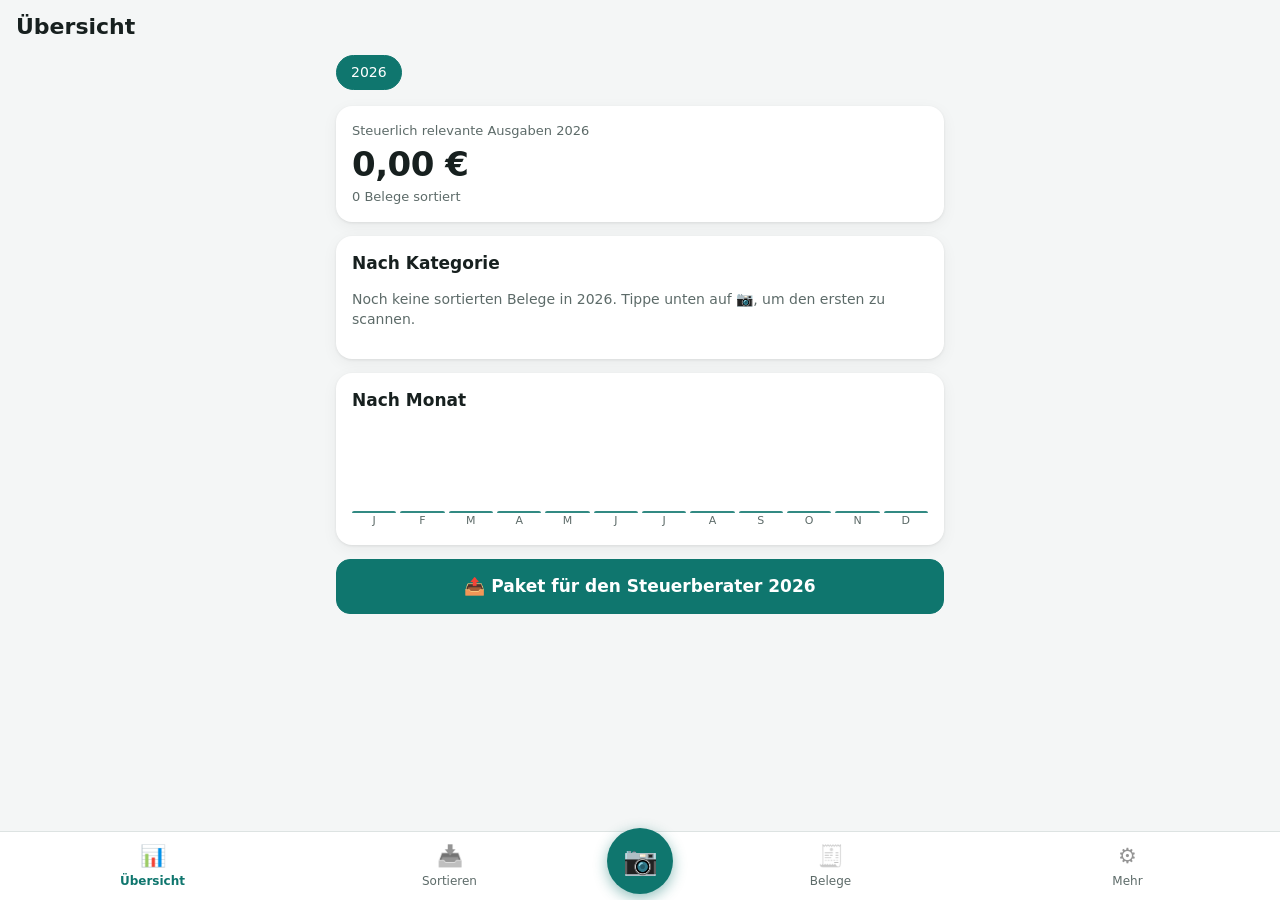
<file: index.html>
<!doctype html>
<html lang="de">
<head>
<meta charset="utf-8">
<meta name="viewport" content="width=device-width, initial-scale=1, viewport-fit=cover">
<title>Belege</title>
<meta name="theme-color" content="#0f766e">
<meta name="description" content="Steuerbelege scannen, sortieren und als Excel für den Steuerberater exportieren">
<link rel="manifest" href="manifest.webmanifest">
<link rel="icon" href="icons/icon-192.png">
<link rel="apple-touch-icon" href="icons/icon-192.png">
<link rel="stylesheet" href="style.css">
</head>
<body>
<header class="topbar">
  <h1 id="title">Übersicht</h1>
  <div id="ocrStatus" class="ocr-status" hidden><span class="spinner"></span><span id="ocrStatusText">Lese Beleg …</span></div>
</header>

<main>
  <section id="view-home" class="view"></section>
  <section id="view-inbox" class="view" hidden></section>
  <section id="view-list" class="view" hidden></section>
  <section id="view-more" class="view" hidden></section>
</main>

<nav class="bottomnav">
  <button data-view="home" class="active"><span class="ico">📊</span><span>Übersicht</span></button>
  <button data-view="inbox"><span class="ico">📥</span><span>Sortieren</span><b id="inboxBadge" class="badge" hidden>0</b></button>
  <button id="scanBtn" class="fab" aria-label="Beleg scannen"><span>📷</span></button>
  <button data-view="list"><span class="ico">🧾</span><span>Belege</span></button>
  <button data-view="more"><span class="ico">⚙️</span><span>Mehr</span></button>
</nav>

<input id="camInput" type="file" accept="image/*" capture="environment" hidden>
<input id="pickInput" type="file" accept="image/*,application/pdf" multiple hidden>
<input id="restoreInput" type="file" accept=".zip,application/zip" hidden>

<dialog id="scanSheet" class="sheet">
  <h2>Beleg hinzufügen</h2>
  <button class="big primary" id="scanCam">📷 Foto aufnehmen</button>
  <button class="big" id="scanPick">🖼️ Aus Galerie oder PDF wählen</button>
  <p class="hint">Aus <b>Adobe Scan</b>: dort auf „Teilen“ tippen und <b>Belege</b> wählen. Der Scan landet direkt hier im Sortieren.</p>
  <button class="text" data-close>Abbrechen</button>
</dialog>

<dialog id="editDlg" class="sheet tall">
  <div id="editBody"></div>
</dialog>

<dialog id="imgDlg" class="viewer">
  <div id="imgBody"></div>
  <button class="close" data-close aria-label="Schließen">✕</button>
</dialog>

<dialog id="deliverDlg" class="sheet">
  <h2 id="deliverTitle">Datei ist fertig</h2>
  <p id="deliverInfo" class="hint"></p>
  <button class="big primary" id="deliverSave">⬇️ Herunterladen</button>
  <button class="big" id="deliverShare" hidden>📤 Teilen (Mail, WhatsApp …)</button>
  <button class="text" data-close>Schließen</button>
</dialog>

<div id="toast" class="toast" hidden><span id="toastText"></span><button id="toastAction" hidden></button></div>

<script src="extract.js"></script>
<script src="app.js"></script>
</body>
</html>
</file>
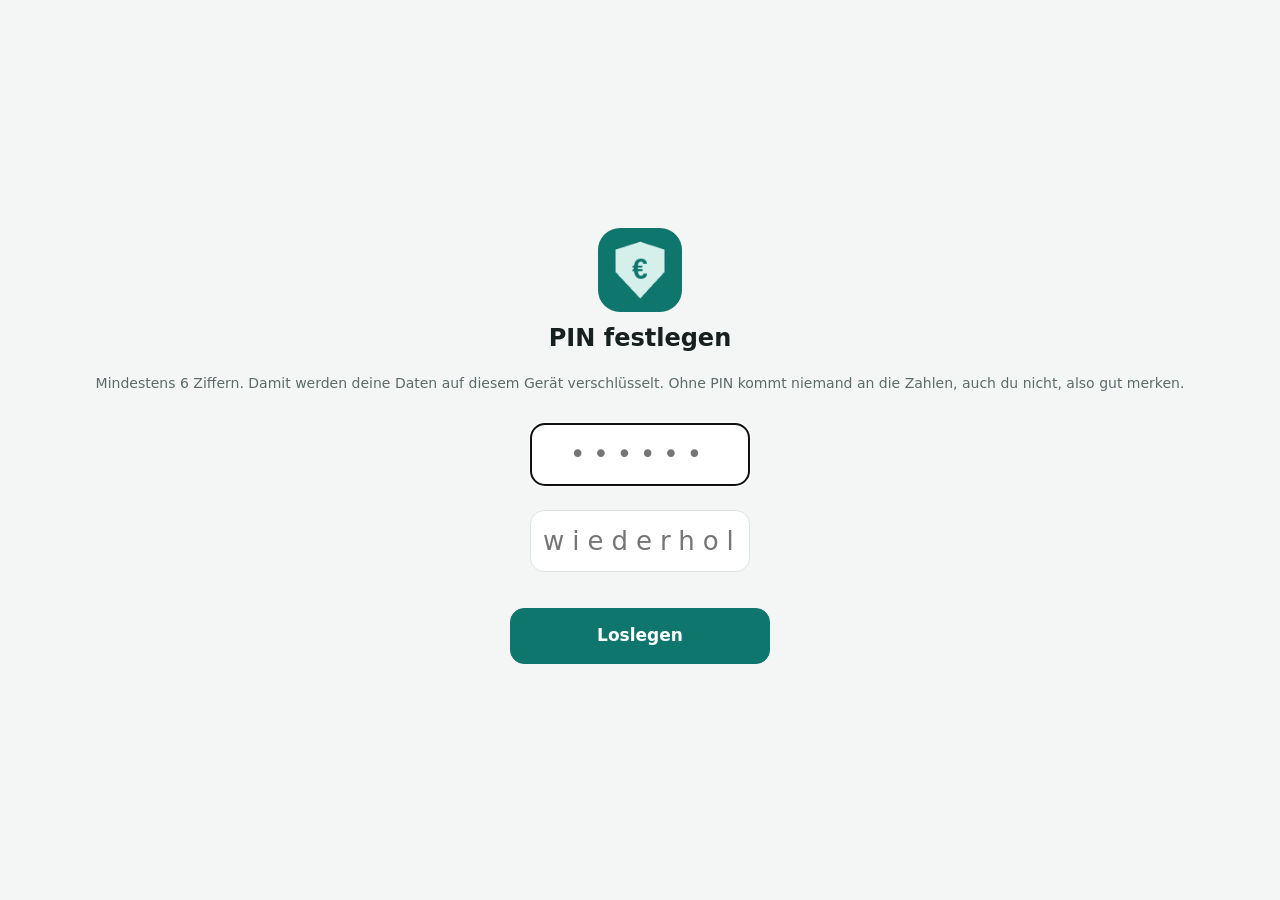
<file: ruecklagen/index.html>
<!doctype html>
<html lang="de">
<head>
<meta charset="utf-8">
<meta name="viewport" content="width=device-width, initial-scale=1, viewport-fit=cover">
<title>Rücklagen</title>
<meta name="theme-color" content="#0f766e">
<meta name="description" content="Vom Brutto zur sicheren Netto-Entnahme: Steuer, Kredit, Versorgungswerk und Versicherungen im Blick">
<link rel="manifest" href="manifest.webmanifest">
<link rel="icon" href="icons/icon-192.png">
<link rel="apple-touch-icon" href="icons/icon-192.png">
<link rel="stylesheet" href="style.css">
</head>
<body>
<header class="topbar">
  <h1 id="title">Start</h1>
  <span style="display:flex;gap:8px"><button id="moreBtn" class="small-btn" aria-label="Einstellungen" onclick="show('more')">⚙️</button>
  <button id="lockBtn" class="small-btn" aria-label="Sperren">🔒</button></span>
</header>

<main>
  <section id="view-home" class="view"></section>
  <section id="view-year" class="view" hidden></section>
  <section id="view-reserve" class="view" hidden></section>
  <section id="view-month" class="view" hidden></section>
  <section id="view-house" class="view" hidden></section>
  <section id="view-more" class="view" hidden></section>
</main>

<nav class="bottomnav">
  <button data-view="home" class="active"><span class="ico">🏠</span><span>Start</span></button>
  <button data-view="year"><span class="ico">📊</span><span>Bilanz</span></button>
  <button data-view="reserve"><span class="ico">🏛️</span><span>Rücklage</span></button>
  <button id="addBtn" class="fab" aria-label="Eingang erfassen"><span>＋</span></button>
  <button data-view="month"><span class="ico">👛</span><span>Monat</span></button>
  <button data-view="house"><span class="ico">🛒</span><span>Haushalt</span></button>
</nav>

<dialog id="entryDlg" class="sheet tall"><div id="entryBody"></div></dialog>

<dialog id="deliverDlg" class="sheet">
  <h2 id="deliverTitle">Datei ist fertig</h2>
  <p id="deliverInfo" class="hint"></p>
  <button class="big primary" id="deliverSave">⬇️ Herunterladen</button>
  <button class="big" id="deliverShare" hidden>📤 Teilen (Mail, Drive …)</button>
  <button class="text" data-close>Schließen</button>
</dialog>

<div id="lock" class="lock" hidden></div>
<div id="toast" class="toast" hidden><span id="toastText"></span><button id="toastAction" hidden></button></div>
<input id="restoreInput" type="file" accept=".json,application/json" hidden>

<script src="calc.js"></script>
<script src="store.js"></script>
<script src="sync.js"></script>
<script src="app.js"></script>
</body>
</html>
</file>
<file: style.css>
:root {
  --bg: #f4f6f6;
  --surface: #ffffff;
  --surface2: #eef2f1;
  --text: #17201f;
  --muted: #5d6b69;
  --line: #dde3e2;
  --primary: #0f766e;
  --primary-ink: #ffffff;
  --primary-soft: #d5efeb;
  --danger: #b42318;
  --warn-soft: #fff4d6;
  --radius: 16px;
  --shadow: 0 1px 3px rgba(0,0,0,.08), 0 4px 16px rgba(0,0,0,.05);
  color-scheme: light;
}
@media (prefers-color-scheme: dark) {
  :root {
    --bg: #0f1514;
    --surface: #18201f;
    --surface2: #212b2a;
    --text: #e7eeed;
    --muted: #9aaaa7;
    --line: #2c3837;
    --primary: #2bb3a3;
    --primary-ink: #04201c;
    --primary-soft: #143c37;
    --danger: #ff8a7a;
    --warn-soft: #3a3016;
    --shadow: none;
    color-scheme: dark;
  }
}
* { box-sizing: border-box; }
html, body { margin: 0; }
body {
  background: var(--bg);
  color: var(--text);
  font: 16px/1.4 system-ui, -apple-system, "Segoe UI", Roboto, sans-serif;
  padding-bottom: calc(84px + env(safe-area-inset-bottom));
  -webkit-tap-highlight-color: transparent;
}
button, input, select, textarea { font: inherit; color: inherit; }
button { cursor: pointer; }
[hidden] { display: none !important; }

.topbar {
  position: sticky; top: 0; z-index: 5;
  display: flex; align-items: center; justify-content: space-between; gap: 12px;
  padding: calc(12px + env(safe-area-inset-top)) 16px 12px;
  background: var(--bg);
}
.topbar h1 { font-size: 22px; margin: 0; }
.ocr-status { display: flex; align-items: center; gap: 8px; font-size: 13px; color: var(--muted); }

main { max-width: 640px; margin: 0 auto; padding: 0 16px; }
.view { padding-bottom: 24px; }

.card {
  background: var(--surface); border-radius: var(--radius); box-shadow: var(--shadow);
  padding: 16px; margin-bottom: 14px;
}
.card h2, .card h3 { margin: 0 0 10px; font-size: 17px; }
.muted { color: var(--muted); }
.small { font-size: 13px; }
.hint { color: var(--muted); font-size: 14px; }
.row { display: flex; align-items: center; gap: 10px; }
.spacer { flex: 1; }

.chips { display: flex; gap: 8px; overflow-x: auto; padding-bottom: 4px; scrollbar-width: none; }
.chip {
  border: 1px solid var(--line); background: var(--surface); border-radius: 999px;
  padding: 7px 14px; white-space: nowrap; font-size: 14px;
}
.chip.on { background: var(--primary); color: var(--primary-ink); border-color: var(--primary); }

.total { font-size: 34px; font-weight: 700; letter-spacing: -.5px; }
.banner {
  display: flex; align-items: center; gap: 12px; width: 100%; text-align: left;
  background: var(--warn-soft); border: 0; border-radius: var(--radius); padding: 14px 16px; margin-bottom: 14px;
}
.banner b { font-size: 17px; }

.catrow { display: grid; grid-template-columns: 34px 1fr auto; gap: 4px 10px; align-items: center;
  padding: 10px 0; border-top: 1px solid var(--line); background: none; border-left: 0; border-right: 0; border-bottom: 0; width: 100%; text-align: left; }
.catrow:first-of-type { border-top: 0; }
.catrow .ic { font-size: 22px; grid-row: span 2; text-align: center; }
.catrow .sum { font-weight: 650; }
.bar { grid-column: 2 / 4; height: 6px; background: var(--surface2); border-radius: 3px; overflow: hidden; }
.bar i { display: block; height: 100%; background: var(--primary); border-radius: 3px; }

.months { display: grid; grid-template-columns: repeat(12, 1fr); gap: 4px; align-items: end; height: 90px; margin-top: 6px; }
.months div { background: var(--primary); border-radius: 3px 3px 0 0; min-height: 2px; opacity: .85; }
.monthlbl { display: grid; grid-template-columns: repeat(12, 1fr); gap: 4px; font-size: 11px; color: var(--muted); text-align: center; }

button.big {
  display: block; width: 100%; padding: 15px; margin: 8px 0; border-radius: 14px;
  border: 1px solid var(--line); background: var(--surface); font-size: 17px; font-weight: 600;
}
button.primary, button.big.primary { background: var(--primary); color: var(--primary-ink); border-color: var(--primary); }
button.text { background: none; border: 0; color: var(--primary); padding: 12px; font-weight: 600; width: 100%; }
button.danger { color: var(--danger); }
button.small-btn { border: 1px solid var(--line); background: var(--surface); border-radius: 10px; padding: 8px 12px; font-size: 14px; }

/* Navigation */
.bottomnav {
  position: fixed; left: 0; right: 0; bottom: 0; z-index: 10;
  display: grid; grid-template-columns: 1fr 1fr 84px 1fr 1fr; align-items: end;
  background: var(--surface); border-top: 1px solid var(--line);
  padding: 6px 4px calc(6px + env(safe-area-inset-bottom));
}
.bottomnav button { background: none; border: 0; display: flex; flex-direction: column; align-items: center; gap: 2px;
  font-size: 12px; color: var(--muted); padding: 4px 0; position: relative; }
.bottomnav button .ico { font-size: 21px; filter: grayscale(1); opacity: .7; }
.bottomnav button.active { color: var(--primary); font-weight: 650; }
.bottomnav button.active .ico { filter: none; opacity: 1; }
.bottomnav .fab {
  width: 66px; height: 66px; border-radius: 50%; margin: -30px auto 0; justify-content: center;
  background: var(--primary); box-shadow: 0 4px 14px rgba(15,118,110,.45); font-size: 28px;
}
.badge { position: absolute; top: 0; right: calc(50% - 26px); background: #e5484d; color: #fff; font-size: 11px;
  border-radius: 999px; min-width: 18px; padding: 1px 5px; }

/* Sortieren */
.progress { display: flex; justify-content: space-between; align-items: center; margin-bottom: 8px; }
.receipt-img { width: 100%; max-height: 26vh; object-fit: contain; background: var(--surface2); border-radius: 12px; display: block; }
.pdf-badge { display: inline-block; background: var(--surface2); border-radius: 6px; padding: 2px 6px; font-size: 12px; }
.suggest { margin: 10px 0 2px; font-size: 14px; color: var(--muted); }
.field { display: block; margin: 10px 0; }
.field > span { display: block; font-size: 13px; color: var(--muted); margin-bottom: 4px; }
.field input, .field select, .field textarea {
  width: 100%; padding: 12px; border: 1px solid var(--line); border-radius: 12px; background: var(--surface2);
}
.field input:focus, .field select:focus { outline: 2px solid var(--primary); border-color: transparent; }
.amount-input { font-size: 28px !important; font-weight: 700; }
.two { display: grid; grid-template-columns: 1fr 1fr; gap: 10px; }
.two .field { margin: 0; }
.catgrid { display: grid; grid-template-columns: 1fr 1fr; gap: 8px; margin-top: 8px; }
.catbtn {
  display: flex; align-items: center; gap: 8px; padding: 12px 10px; min-height: 56px; text-align: left;
  border: 1px solid var(--line); border-radius: 14px; background: var(--surface); font-size: 14px; font-weight: 600;
}
.catbtn .ic { font-size: 22px; }
.catbtn.sug { border: 2px solid var(--primary); background: var(--primary-soft); }
.catbtn.cur { background: var(--primary); color: var(--primary-ink); border-color: var(--primary); }
.shake { animation: shake .35s; }
@keyframes shake { 25% { transform: translateX(-6px) } 75% { transform: translateX(6px) } }
.slide-in { animation: slidein .25s ease-out; }
@keyframes slidein { from { opacity: 0; transform: translateX(40px) } to { opacity: 1; transform: none } }
.empty { text-align: center; padding: 40px 10px; color: var(--muted); }
.empty .big-emoji { font-size: 54px; }

/* Liste */
.search { width: 100%; padding: 12px 14px; border: 1px solid var(--line); border-radius: 12px; background: var(--surface); margin-bottom: 10px; }
.monthhead { font-size: 13px; color: var(--muted); font-weight: 650; margin: 16px 4px 6px; text-transform: uppercase; letter-spacing: .4px; }
.item { display: grid; grid-template-columns: 48px 1fr auto; gap: 12px; align-items: center; width: 100%; text-align: left;
  background: var(--surface); border: 0; border-bottom: 1px solid var(--line); padding: 10px 12px; }
.list-card { background: var(--surface); border-radius: var(--radius); overflow: hidden; box-shadow: var(--shadow); }
.list-card .item:last-child { border-bottom: 0; }
.item img, .item .noimg { width: 48px; height: 48px; object-fit: cover; border-radius: 8px; background: var(--surface2); display: grid; place-items: center; font-size: 22px; }
.item .t { font-weight: 600; overflow: hidden; text-overflow: ellipsis; white-space: nowrap; }
.item .s { font-size: 13px; color: var(--muted); }
.item .a { font-weight: 650; text-align: right; }

/* Mehr */
.setrow { display: flex; align-items: center; gap: 10px; padding: 10px 0; border-top: 1px solid var(--line); }
.setrow:first-of-type { border-top: 0; }
.setrow input.emoji { width: 52px; text-align: center; font-size: 20px; padding: 8px; border: 1px solid var(--line); border-radius: 10px; background: var(--surface2); }
.setrow input.name { flex: 1; min-width: 0; padding: 10px; border: 1px solid var(--line); border-radius: 10px; background: var(--surface2); }

/* Dialoge */
dialog { border: 0; padding: 0; color: var(--text); background: var(--surface); }
dialog::backdrop { background: rgba(0,0,0,.45); }
dialog.sheet {
  width: 100%; max-width: 640px; margin: auto auto 0; border-radius: 22px 22px 0 0;
  padding: 18px 16px calc(16px + env(safe-area-inset-bottom)); max-height: 92vh; overflow-y: auto;
}
dialog.sheet.tall { min-height: 70vh; }
dialog.sheet h2 { margin: 4px 0 12px; font-size: 20px; }
dialog.viewer { width: 100vw; height: 100vh; max-width: none; max-height: none; background: #000; }
dialog.viewer #imgBody { width: 100%; height: 100%; overflow: auto; }
dialog.viewer img { width: 100%; height: auto; display: block; }
dialog.viewer iframe { width: 100%; height: 100%; border: 0; background: #fff; }
dialog.viewer .close { position: fixed; top: calc(12px + env(safe-area-inset-top)); right: 12px; width: 44px; height: 44px;
  border-radius: 50%; border: 0; background: rgba(255,255,255,.9); color: #000; font-size: 20px; }

.toast {
  position: fixed; left: 16px; right: 16px; bottom: calc(92px + env(safe-area-inset-bottom)); z-index: 20;
  max-width: 600px; margin: 0 auto; background: #1f2928; color: #fff; border-radius: 12px; padding: 12px 14px;
  display: flex; align-items: center; gap: 12px; box-shadow: 0 6px 20px rgba(0,0,0,.25);
}
.toast span { flex: 1; }
.toast button { background: none; border: 0; color: #7ee0d3; font-weight: 700; }

.spinner { width: 16px; height: 16px; border: 2px solid var(--line); border-top-color: var(--primary); border-radius: 50%;
  display: inline-block; animation: spin .8s linear infinite; }
@keyframes spin { to { transform: rotate(360deg) } }
.reading { display: flex; align-items: center; gap: 10px; padding: 10px 12px; background: var(--surface2); border-radius: 12px; margin-top: 10px; font-size: 14px; }
</file>
<file: ruecklagen/style.css>
:root {
  --bg: #f4f6f6;
  --surface: #ffffff;
  --surface2: #eef2f1;
  --text: #17201f;
  --muted: #5d6b69;
  --line: #dde3e2;
  --primary: #0f766e;
  --primary-ink: #ffffff;
  --primary-soft: #d5efeb;
  --danger: #b42318;
  --warn-soft: #fff4d6;
  --radius: 16px;
  --shadow: 0 1px 3px rgba(0,0,0,.08), 0 4px 16px rgba(0,0,0,.05);
  color-scheme: light;
}
@media (prefers-color-scheme: dark) {
  :root {
    --bg: #0f1514;
    --surface: #18201f;
    --surface2: #212b2a;
    --text: #e7eeed;
    --muted: #9aaaa7;
    --line: #2c3837;
    --primary: #2bb3a3;
    --primary-ink: #04201c;
    --primary-soft: #143c37;
    --danger: #ff8a7a;
    --warn-soft: #3a3016;
    --shadow: none;
    color-scheme: dark;
  }
}
* { box-sizing: border-box; }
html, body { margin: 0; }
body {
  background: var(--bg);
  color: var(--text);
  font: 16px/1.4 system-ui, -apple-system, "Segoe UI", Roboto, sans-serif;
  padding-bottom: calc(84px + env(safe-area-inset-bottom));
  -webkit-tap-highlight-color: transparent;
}
button, input, select, textarea { font: inherit; color: inherit; }
button { cursor: pointer; }
[hidden] { display: none !important; }

.topbar {
  position: sticky; top: 0; z-index: 5;
  display: flex; align-items: center; justify-content: space-between; gap: 12px;
  padding: calc(12px + env(safe-area-inset-top)) 16px 12px;
  background: var(--bg);
}
.topbar h1 { font-size: 22px; margin: 0; }
.ocr-status { display: flex; align-items: center; gap: 8px; font-size: 13px; color: var(--muted); }

main { max-width: 640px; margin: 0 auto; padding: 0 16px; }
.view { padding-bottom: 24px; }

.card {
  background: var(--surface); border-radius: var(--radius); box-shadow: var(--shadow);
  padding: 16px; margin-bottom: 14px;
}
.card h2, .card h3 { margin: 0 0 10px; font-size: 17px; }
.muted { color: var(--muted); }
.small { font-size: 13px; }
.hint { color: var(--muted); font-size: 14px; }
.row { display: flex; align-items: center; gap: 10px; }
.spacer { flex: 1; }

.chips { display: flex; gap: 8px; overflow-x: auto; padding-bottom: 4px; scrollbar-width: none; }
.chip {
  border: 1px solid var(--line); background: var(--surface); border-radius: 999px;
  padding: 7px 14px; white-space: nowrap; font-size: 14px;
}
.chip.on { background: var(--primary); color: var(--primary-ink); border-color: var(--primary); }

.total { font-size: 34px; font-weight: 700; letter-spacing: -.5px; }
.banner {
  display: flex; align-items: center; gap: 12px; width: 100%; text-align: left;
  background: var(--warn-soft); border: 0; border-radius: var(--radius); padding: 14px 16px; margin-bottom: 14px;
}
.banner b { font-size: 17px; }

.catrow { display: grid; grid-template-columns: 34px 1fr auto; gap: 4px 10px; align-items: center;
  padding: 10px 0; border-top: 1px solid var(--line); background: none; border-left: 0; border-right: 0; border-bottom: 0; width: 100%; text-align: left; }
.catrow:first-of-type { border-top: 0; }
.catrow .ic { font-size: 22px; grid-row: span 2; text-align: center; }
.catrow .sum { font-weight: 650; }
.bar { grid-column: 2 / 4; height: 6px; background: var(--surface2); border-radius: 3px; overflow: hidden; }
.bar i { display: block; height: 100%; background: var(--primary); border-radius: 3px; }

.months { display: grid; grid-template-columns: repeat(12, 1fr); gap: 4px; align-items: end; height: 90px; margin-top: 6px; }
.months div { background: var(--primary); border-radius: 3px 3px 0 0; min-height: 2px; opacity: .85; }
.monthlbl { display: grid; grid-template-columns: repeat(12, 1fr); gap: 4px; font-size: 11px; color: var(--muted); text-align: center; }

button.big {
  display: block; width: 100%; padding: 15px; margin: 8px 0; border-radius: 14px;
  border: 1px solid var(--line); background: var(--surface); font-size: 17px; font-weight: 600;
}
button.primary, button.big.primary { background: var(--primary); color: var(--primary-ink); border-color: var(--primary); }
button.text { background: none; border: 0; color: var(--primary); padding: 12px; font-weight: 600; width: 100%; }
button.danger { color: var(--danger); }
button.small-btn { border: 1px solid var(--line); background: var(--surface); border-radius: 10px; padding: 8px 12px; font-size: 14px; }

/* Navigation */
.bottomnav {
  position: fixed; left: 0; right: 0; bottom: 0; z-index: 10;
  display: grid; grid-template-columns: 1fr 1fr 1fr 72px 1fr 1fr; align-items: end;
  background: var(--surface); border-top: 1px solid var(--line);
  padding: 6px 4px calc(6px + env(safe-area-inset-bottom));
}
.bottomnav button { background: none; border: 0; display: flex; flex-direction: column; align-items: center; gap: 2px;
  font-size: 12px; color: var(--muted); padding: 4px 0; position: relative; }
.bottomnav button .ico { font-size: 21px; filter: grayscale(1); opacity: .7; }
.bottomnav button.active { color: var(--primary); font-weight: 650; }
.bottomnav button.active .ico { filter: none; opacity: 1; }
.bottomnav .fab {
  width: 66px; height: 66px; border-radius: 50%; margin: -30px auto 0; justify-content: center;
  background: var(--primary); box-shadow: 0 4px 14px rgba(15,118,110,.45); font-size: 28px;
}
.badge { position: absolute; top: 0; right: calc(50% - 26px); background: #e5484d; color: #fff; font-size: 11px;
  border-radius: 999px; min-width: 18px; padding: 1px 5px; }

/* Sortieren */
.progress { display: flex; justify-content: space-between; align-items: center; margin-bottom: 8px; }
.receipt-img { width: 100%; max-height: 26vh; object-fit: contain; background: var(--surface2); border-radius: 12px; display: block; }
.pdf-badge { display: inline-block; background: var(--surface2); border-radius: 6px; padding: 2px 6px; font-size: 12px; }
.suggest { margin: 10px 0 2px; font-size: 14px; color: var(--muted); }
.field { display: block; margin: 10px 0; }
.field > span { display: block; font-size: 13px; color: var(--muted); margin-bottom: 4px; }
.field input, .field select, .field textarea {
  width: 100%; padding: 12px; border: 1px solid var(--line); border-radius: 12px; background: var(--surface2);
}
.field input:focus, .field select:focus { outline: 2px solid var(--primary); border-color: transparent; }
.amount-input { font-size: 28px !important; font-weight: 700; }
.two { display: grid; grid-template-columns: 1fr 1fr; gap: 10px; }
.two .field { margin: 0; }
.catgrid { display: grid; grid-template-columns: 1fr 1fr; gap: 8px; margin-top: 8px; }
.catbtn {
  display: flex; align-items: center; gap: 8px; padding: 12px 10px; min-height: 56px; text-align: left;
  border: 1px solid var(--line); border-radius: 14px; background: var(--surface); font-size: 14px; font-weight: 600;
}
.catbtn .ic { font-size: 22px; }
.catbtn.sug { border: 2px solid var(--primary); background: var(--primary-soft); }
.catbtn.cur { background: var(--primary); color: var(--primary-ink); border-color: var(--primary); }
.shake { animation: shake .35s; }
@keyframes shake { 25% { transform: translateX(-6px) } 75% { transform: translateX(6px) } }
.slide-in { animation: slidein .25s ease-out; }
@keyframes slidein { from { opacity: 0; transform: translateX(40px) } to { opacity: 1; transform: none } }
.empty { text-align: center; padding: 40px 10px; color: var(--muted); }
.empty .big-emoji { font-size: 54px; }

/* Liste */
.search { width: 100%; padding: 12px 14px; border: 1px solid var(--line); border-radius: 12px; background: var(--surface); margin-bottom: 10px; }
.monthhead { font-size: 13px; color: var(--muted); font-weight: 650; margin: 16px 4px 6px; text-transform: uppercase; letter-spacing: .4px; }
.item { display: grid; grid-template-columns: 48px 1fr auto; gap: 12px; align-items: center; width: 100%; text-align: left;
  background: var(--surface); border: 0; border-bottom: 1px solid var(--line); padding: 10px 12px; }
.list-card { background: var(--surface); border-radius: var(--radius); overflow: hidden; box-shadow: var(--shadow); }
.list-card .item:last-child { border-bottom: 0; }
.item img, .item .noimg { width: 48px; height: 48px; object-fit: cover; border-radius: 8px; background: var(--surface2); display: grid; place-items: center; font-size: 22px; }
.item .t { font-weight: 600; overflow: hidden; text-overflow: ellipsis; white-space: nowrap; }
.item .s { font-size: 13px; color: var(--muted); }
.item .a { font-weight: 650; text-align: right; }

/* Mehr */
.setrow { display: flex; align-items: center; gap: 10px; padding: 10px 0; border-top: 1px solid var(--line); }
.setrow:first-of-type { border-top: 0; }
.setrow input.emoji { width: 52px; text-align: center; font-size: 20px; padding: 8px; border: 1px solid var(--line); border-radius: 10px; background: var(--surface2); }
.setrow input.name { flex: 1; min-width: 0; padding: 10px; border: 1px solid var(--line); border-radius: 10px; background: var(--surface2); }

/* Dialoge */
dialog { border: 0; padding: 0; color: var(--text); background: var(--surface); }
dialog::backdrop { background: rgba(0,0,0,.45); }
dialog.sheet {
  width: 100%; max-width: 640px; margin: auto auto 0; border-radius: 22px 22px 0 0;
  padding: 18px 16px calc(16px + env(safe-area-inset-bottom)); max-height: 92vh; overflow-y: auto;
}
dialog.sheet.tall { min-height: 70vh; }
dialog.sheet h2 { margin: 4px 0 12px; font-size: 20px; }
dialog.viewer { width: 100vw; height: 100vh; max-width: none; max-height: none; background: #000; }
dialog.viewer #imgBody { width: 100%; height: 100%; overflow: auto; }
dialog.viewer img { width: 100%; height: auto; display: block; }
dialog.viewer iframe { width: 100%; height: 100%; border: 0; background: #fff; }
dialog.viewer .close { position: fixed; top: calc(12px + env(safe-area-inset-top)); right: 12px; width: 44px; height: 44px;
  border-radius: 50%; border: 0; background: rgba(255,255,255,.9); color: #000; font-size: 20px; }

.toast {
  position: fixed; left: 16px; right: 16px; bottom: calc(92px + env(safe-area-inset-bottom)); z-index: 20;
  max-width: 600px; margin: 0 auto; background: #1f2928; color: #fff; border-radius: 12px; padding: 12px 14px;
  display: flex; align-items: center; gap: 12px; box-shadow: 0 6px 20px rgba(0,0,0,.25);
}
.toast span { flex: 1; }
.toast button { background: none; border: 0; color: #7ee0d3; font-weight: 700; }

.spinner { width: 16px; height: 16px; border: 2px solid var(--line); border-top-color: var(--primary); border-radius: 50%;
  display: inline-block; animation: spin .8s linear infinite; }
@keyframes spin { to { transform: rotate(360deg) } }
.reading { display: flex; align-items: center; gap: 10px; padding: 10px 12px; background: var(--surface2); border-radius: 12px; margin-top: 10px; font-size: 14px; }

/* ---- Rücklagen-App ---- */
:root { --ok: #067647; --ok-soft: #dcfae6; --danger-soft: #fee4e2; }
@media (prefers-color-scheme: dark) { :root { --ok: #47cd89; --ok-soft: #0f2e1f; --danger-soft: #3b1a17; } }
.bottomnav { grid-template-columns: 1fr 1fr 1fr 72px 1fr 1fr; }
.bottomnav .fab { color: var(--primary-ink); }
.hero { text-align: center; padding: 20px 16px; }
.hero .lbl { font-size: 14px; color: var(--muted); }
.hero .total.ok { color: var(--ok); }
.hero .total.bad { color: var(--danger); }
.pill { display: inline-block; border-radius: 999px; padding: 3px 10px; font-size: 13px; font-weight: 650; }
.pill.ok { background: var(--ok-soft); color: var(--ok); }
.pill.bad { background: var(--danger-soft); color: var(--danger); }
.pill.muted { background: var(--surface2); color: var(--muted); }
.alert { background: var(--danger-soft); color: var(--danger); border-radius: var(--radius); padding: 12px 14px; margin-bottom: 14px; font-size: 15px; }
.alert b { display: block; font-size: 16px; margin-bottom: 2px; }
.calc .amount-input { text-align: right; }
.breakdown { margin-top: 8px; }
.breakdown .ln { display: flex; justify-content: space-between; padding: 7px 0; border-top: 1px solid var(--line); font-size: 15px; }
.breakdown .ln:first-child { border-top: 0; }
.breakdown .ln.sum { font-weight: 700; font-size: 18px; border-top: 2px solid var(--text); }
.breakdown .ln .m { color: var(--muted); }
.kpis { display: grid; grid-template-columns: 1fr 1fr; gap: 10px; margin-bottom: 14px; }
.kpi { background: var(--surface); border-radius: 14px; box-shadow: var(--shadow); padding: 12px 14px; }
.kpi .l { font-size: 12px; color: var(--muted); }
.kpi .v { font-size: 20px; font-weight: 700; margin-top: 2px; }
.kpi .s { font-size: 12px; color: var(--muted); margin-top: 2px; }
.tbl { width: 100%; border-collapse: collapse; font-size: 14px; }
.tbl th { text-align: right; font-size: 12px; color: var(--muted); font-weight: 600; padding: 6px 4px; }
.tbl th:first-child, .tbl td:first-child { text-align: left; }
.tbl td { text-align: right; padding: 8px 4px; border-top: 1px solid var(--line); white-space: nowrap; }
.tbl td:first-child { white-space: normal; }
.tbl tr.sum td { font-weight: 700; border-top: 2px solid var(--text); }
.scroll-x { overflow-x: auto; }
.due { display: grid; grid-template-columns: 54px 1fr auto; gap: 10px; align-items: center; padding: 10px 0; border-top: 1px solid var(--line); }
.due:first-child { border-top: 0; }
.due .d { text-align: center; line-height: 1.1; }
.due .d b { display: block; font-size: 19px; }
.due .d span { font-size: 11px; color: var(--muted); text-transform: uppercase; }
.due.past { opacity: .55; }
.due.next { background: var(--primary-soft); border-radius: 12px; padding-left: 6px; padding-right: 6px; }
.due .a { font-weight: 650; text-align: right; }
.due .t { font-weight: 600; }
.due .s { font-size: 13px; color: var(--muted); }
.check { width: 26px; height: 26px; accent-color: var(--primary); }
.item.entry { grid-template-columns: 1fr auto; }
.item .warn { color: var(--danger); font-weight: 700; }
.edrow { display: grid; grid-template-columns: 1fr 1fr 36px; gap: 6px; align-items: center; padding: 6px 0; border-top: 1px solid var(--line); }
.edrow:first-of-type { border-top: 0; }
.edrow.hh { grid-template-columns: 1fr 110px 36px; }
.edrow input, .edrow select { width: 100%; min-width: 0; padding: 9px; border: 1px solid var(--line); border-radius: 10px; background: var(--surface2); }
.edrow input.num { text-align: right; }
.edrow button { border: 0; background: none; color: var(--danger); font-size: 18px; }
.setgrid .field { margin: 8px 0; }
.setgrid .two { margin: 8px 0; }
.lock { position: fixed; inset: 0; z-index: 50; background: var(--bg); display: flex; flex-direction: column; align-items: center; justify-content: center; padding: 24px; text-align: center; }
.lock h2 { margin: 10px 0 4px; }
.lock .logo { width: 84px; height: 84px; border-radius: 22px; }
.lock input { width: 220px; text-align: center; font-size: 26px; letter-spacing: 8px; padding: 12px; border: 1px solid var(--line); border-radius: 14px; background: var(--surface); margin: 16px 0 8px; }
.lock .err { color: var(--danger); min-height: 20px; font-size: 14px; }
.lock button.big { max-width: 260px; }
.seg { display: flex; background: var(--surface2); border-radius: 12px; padding: 3px; gap: 3px; margin-bottom: 12px; }
.seg button { flex: 1; border: 0; background: none; padding: 8px 4px; border-radius: 9px; font-size: 14px; color: var(--muted); }
.seg button.on { background: var(--surface); color: var(--text); font-weight: 650; box-shadow: var(--shadow); }
.item.entry .t, .item.entry .s { display: block; }
details summary { list-style: none; cursor: pointer; }
details summary::-webkit-details-marker { display: none; }
.topbar { max-width: 672px; margin: 0 auto; }

.edrow:not(.hh) > input:first-child { grid-column: 1 / 3; }
.edrow:not(.hh) > [data-idel] { grid-row: 1; grid-column: 3; }
.edrow [data-ipx] { grid-column: 1 / 4; }
.edrow:not(.hh) { padding: 10px 0; }
.edrow [data-idue] { grid-column: 1 / 4; }
.kpis.k3 { grid-template-columns: 1fr 1fr 1fr; gap: 8px; }
.kpis.k3 .v { font-size: 17px; }
.kpis.k3 .kpi { padding: 10px 8px; }
</file>
